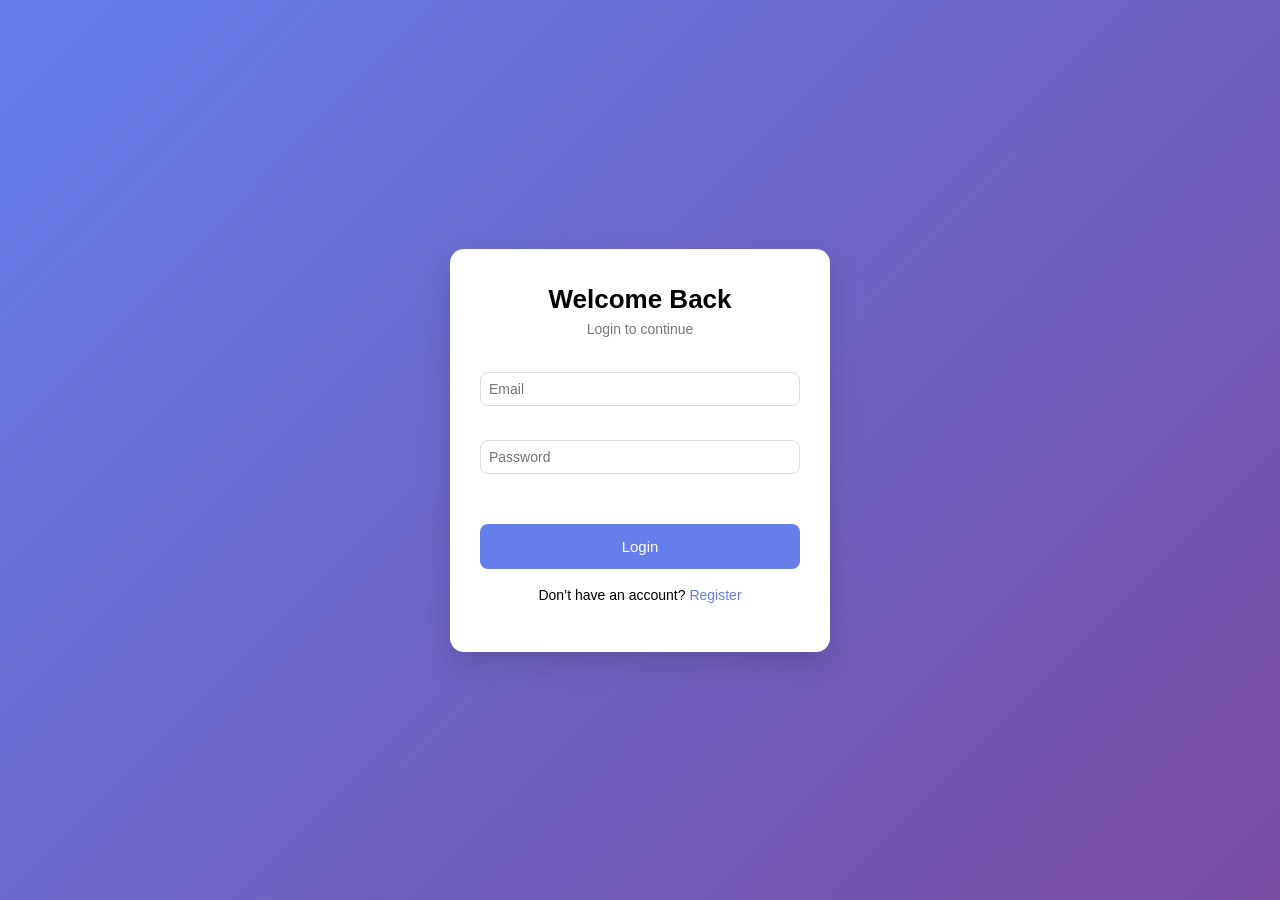
<file: index.html>
<!DOCTYPE html>
<html>

<head>
    <title>Login</title>
  <link rel="stylesheet" href="auth.css">
</head>

<body>

    <div class="auth-container">

        <div class="auth-card">
            <h2>Welcome Back</h2>
            <p class="subtitle">Login to continue</p>

            <input id="email" placeholder="Email">
            <p class="error" id="emailError"></p>
            <input id="password" type="password" placeholder="Password">
            <p class="error" id="passwordError"></p>

            <p id="error"></p>

            <button onclick="login()">Login</button>

            <p class="switch">
                Don’t have an account?
                <a href="register.html">Register</a>
            </p>
        </div>

    </div>
<script src="data.js"></script>
<script src="login.js"></script>

</body>

</html>
</file>
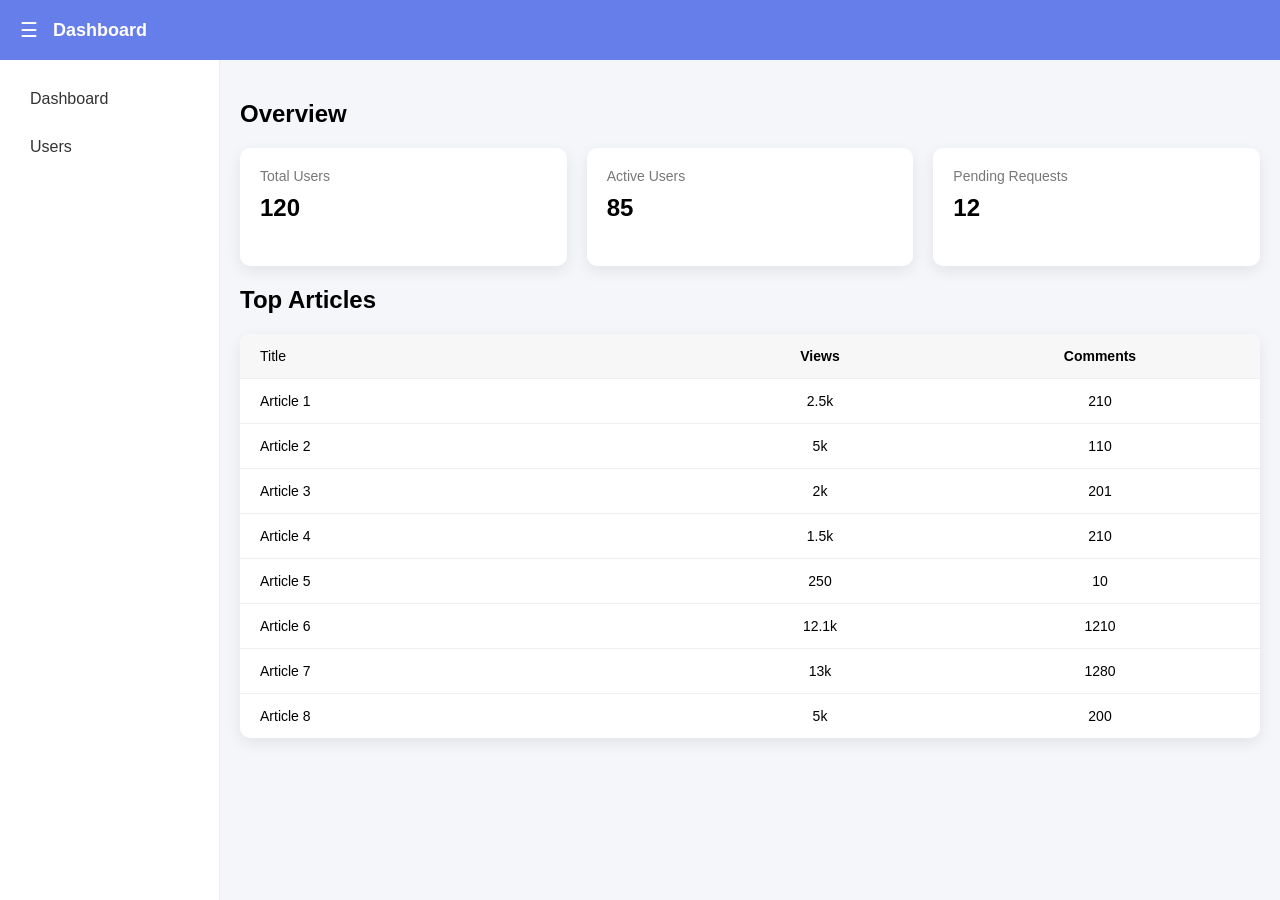
<file: dashboard.html>
<!DOCTYPE html>
<html>

<head>
    <title>Dashboard</title>
<link rel="stylesheet" href="dashboard.css">
</head>

<body>

    <!-- NAVBAR -->
    <div class="navbar">
        <div class="menu-btn" onclick="toggleSidebar()">☰</div>
        <div class="title">Dashboard</div>
    </div>

    <div class="layout">

        <!-- SIDEBAR -->
        <div class="sidebar" id="sidebar">
            <a href="dashboard.html">Dashboard</a>
            <a href="users.html">Users</a>
        </div>

        <!-- MAIN -->
        <div class="main">
            <div>
                <h2 class="heading">Overview</h2>

                <div class="cards">
                    <div class="card">
                        <p>Total Users</p>
                        <h3 id="users">5</h3>
                    </div>

                    <div class="card">
                        <p>Active Users</p>
                        <h3 id="active">4</h3>
                    </div>

                    <div class="card">
                        <p>Pending Requests</p>
                        <h3 id="pending">3</h3>
                    </div>
                </div>
            </div>

            <div style="margin-top: 5px">
                <h2 class="heading">Top Articles</h2>

                <div class="table">

                    <div class="row header">
                        <span>Title</span>
                        <span>Views</span>
                        <span>Comments</span>
                    </div>

                    <div id="articlesList"></div>

                </div>
            </div>



        </div>

    </div>

<script src="data.js"></script>
  <script src="dashboard.js"></script>

</body>

</html>
</file>
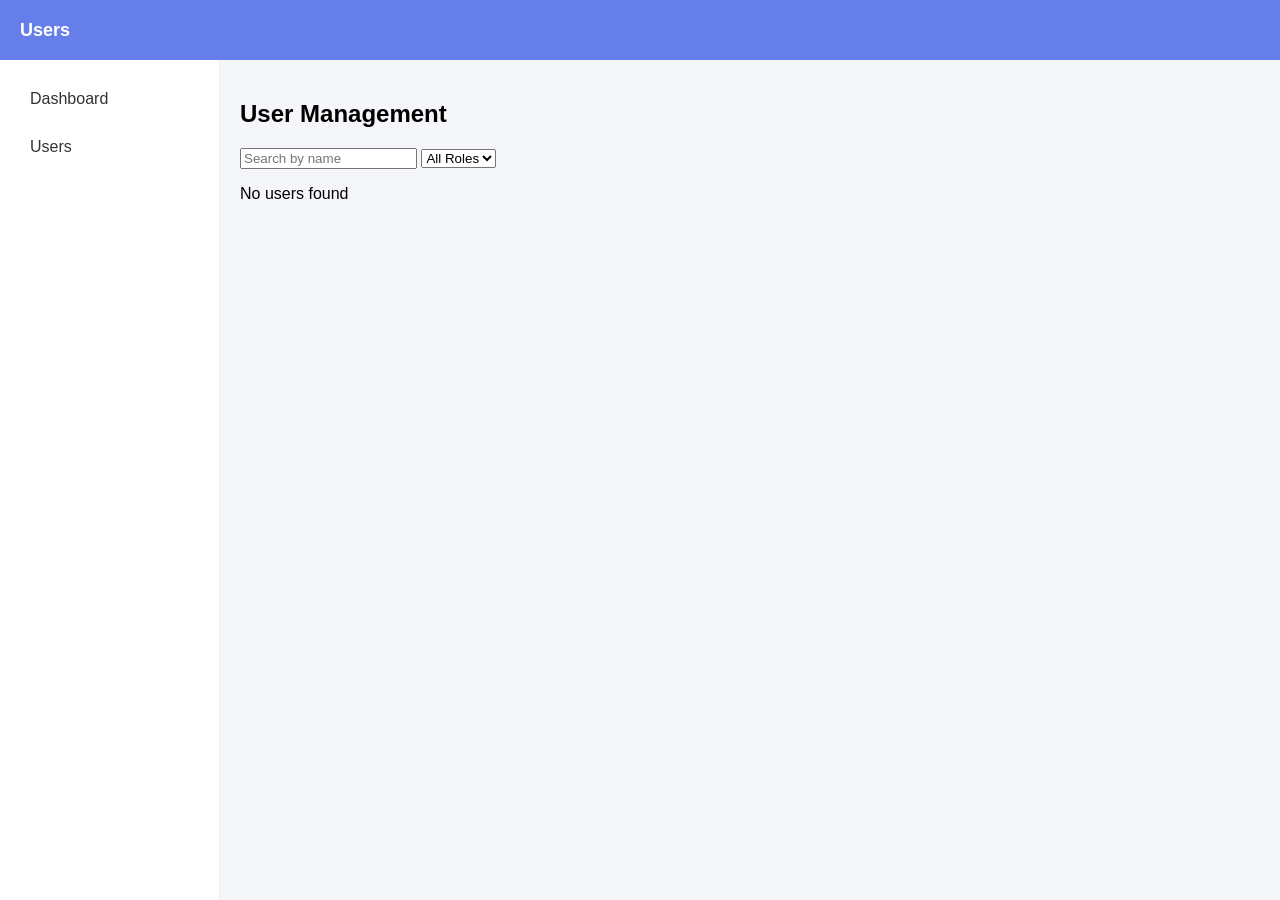
<file: users.html>
<!DOCTYPE html>
<html>
<head>
    <title>Users</title>
    <link rel="stylesheet" href="users.css">
</head>

<body>

<!-- NAVBAR -->
<div class="navbar">
    <div class="title">Users</div>
</div>

<div class="layout">

    <!-- SIDEBAR -->
    <div class="sidebar">
        <a href="dashboard.html">Dashboard</a>
        <a href="users.html">Users</a>
    </div>

    <!-- MAIN -->
    <div class="main">

        <h2>User Management</h2>

        <!-- CONTROLS -->
        <input id="search" placeholder="Search by name" oninput="render()">

        <select id="role" onchange="render()">
            <option value="">All Roles</option>
            <option value="Admin">Admin</option>
            <option value="User">User</option>
        </select>

        <!-- LIST -->
        <div id="list"></div>

    </div>

</div>

<script src="users.js"></script>

</body>
</html>
</file>
<file: auth.css>
/* RESET */
* {
    box-sizing: border-box;
}

body {
    margin: 0;
    font-family: Arial, sans-serif;
    background: linear-gradient(135deg, #667eea, #764ba2);
}

/* CENTER LAYOUT */
.auth-container {
    display: flex;
    justify-content: center;
    align-items: center;
    min-height: 100vh;
    padding: 20px;
}

/* CARD */
.auth-card {
    background: #ffffff;
    width: 100%;
    max-width: 380px;
    padding: 35px 30px;
    border-radius: 14px;
    box-shadow: 0 12px 30px rgba(0, 0, 0, 0.15);
    text-align: center;
}

/* TEXT */
h2 {
    margin: 0;
    font-size: 26px;
}

.subtitle {
    font-size: 14px;
    color: #777;
    margin-top: 6px;
    margin-bottom: 10px;
}

/* INPUTS */
input {
    width: 100%;
    padding: 8px;
    margin-top: 4px;
    border: 1px solid #ddd;
    border-radius: 8px;
    font-size: 14px;
    transition: 0.2s;
}

/* first input spacing */
.auth-card input:first-of-type {
    margin-top: 25px;
}

/* focus */
input:focus {
    outline: none;
    border: 1px solid #667eea;
    box-shadow: 0 0 0 2px rgba(102, 126, 234, 0.15);
}

/* BUTTON */
button {
    width: 100%;
    padding: 14px;
    margin-top: 20px;
    border: none;
    border-radius: 8px;
    background: #667eea;
    color: #fff;
    font-size: 15px;
    cursor: pointer;
    transition: 0.2s;
}

button:hover {
    background: #5a67d8;
}

/* ERROR */
#error {
    color: red;
    font-size: 12px;
    text-align: left;
    margin-top: 8px;
}

/* SWITCH TEXT */
.switch {
    margin-top: 18px;
    font-size: 14px;
}

.switch a {
    color: #667eea;
    text-decoration: none;
    font-weight: 500;
}

.error {
    color: red;
    font-size: 12px;
    text-align: left;
    height: 14px;
    /* prevents layout jump */
    margin-top: 4px;
}

/* MOBILE */
@media (max-width: 500px) {
    .auth-card {
        padding: 25px 20px;
        border-radius: 12px;
    }

    h2 {
        font-size: 22px;
    }
}
</file>
<file: dashboard.css>
* {
    box-sizing: border-box;
}

body {
    margin: 0;
    font-family: Arial, sans-serif;
    background: #f4f6f9;
}

/* NAVBAR */
.navbar {
    height: 60px;
    background: #667eea;
    color: white;
    display: flex;
    align-items: center;
    padding: 0 20px;
}

.menu-btn {
    font-size: 20px;
    cursor: pointer;
    margin-right: 15px;
}

.title {
    font-size: 18px;
    font-weight: bold;
}

/* LAYOUT */
.layout {
    display: flex;
}

/* SIDEBAR */
.sidebar {
    width: 220px;
    background: white;
    min-height: calc(100vh - 60px);
    padding: 20px;
    border-right: 1px solid #eee;
}

.sidebar a {
    display: block;
    padding: 10px;
    margin-bottom: 10px;
    color: #333;
    text-decoration: none;
    border-radius: 6px;
}

.sidebar a:hover {
    background: #f1f1f1;
}

/* MAIN */
.main {
    flex: 1;
    padding: 20px;
}

.heading {
    margin-bottom: 20px;
}

/* CARDS */
.cards {
    display: flex;
    gap: 20px;
}

.card {
    flex: 1;
    background: white;
    padding: 20px;
    border-radius: 10px;
    box-shadow: 0 5px 15px rgba(0, 0, 0, 0.08);
}

.card p {
    margin: 0;
    color: #777;
    font-size: 14px;
}

.card h3 {
    margin-top: 10px;
    font-size: 24px;
}

/* MOBILE */
@media (max-width: 768px) {

    .sidebar {
        position: fixed;
        left: -220px;
        top: 60px;
        height: 100%;
        transition: 0.3s;
        z-index: 10;
    }

    .sidebar.show {
        left: 0;
    }

    .cards {
        flex-direction: column;
    }
}



/* TABLE CONTAINER */
.table {
    margin-top: 20px;
    background: #fff;
    border-radius: 10px;
    overflow: hidden;
    box-shadow: 0 5px 15px rgba(0, 0, 0, 0.08);
}

/* ROW (GRID) */
.row {
    display: grid;
    grid-template-columns: 1.5fr 1fr 1fr;
    /* balanced (title slightly wider) */
    align-items: center;
    padding: 14px 20px;
    border-bottom: 1px solid #eee;
}

/* HEADER */
.header {
    background: #f7f7f7;
    font-weight: 600;
}

/* TEXT ALIGNMENT */
.row span {
    text-align: center;
    font-size: 14px;
}

/* Title slightly left (better UX) */
.row span:first-child {
    text-align: left;
    font-weight: 500;
}

/* REMOVE LAST BORDER */
.row:last-child {
    border-bottom: none;
}

/* HOVER EFFECT */
.row:not(.header):hover {
    background: #f9f9f9;
    transition: 0.2s;
}

/* MOBILE */
@media (max-width: 600px) {
    .row {
        grid-template-columns: 1fr;
        gap: 6px;
        text-align: left;
    }

    .row span {
        text-align: left;
    }
}
</file>
<file: users.css>
* {
    box-sizing: border-box;
}

body {
    margin: 0;
    font-family: Arial, sans-serif;
    background: #f4f6f9;
}

/* NAVBAR */
.navbar {
    height: 60px;
    background: #667eea;
    color: white;
    display: flex;
    align-items: center;
    padding: 0 20px;
}

.title {
    font-size: 18px;
    font-weight: bold;
}

/* LAYOUT */
.layout {
    display: flex;
}

/* SIDEBAR */
.sidebar {
    width: 220px;
    background: white;
    min-height: calc(100vh - 60px);
    padding: 20px;
    border-right: 1px solid #eee;
}

.sidebar a {
    display: block;
    padding: 10px;
    margin-bottom: 10px;
    color: #333;
    text-decoration: none;
    border-radius: 6px;
}

.sidebar a:hover {
    background: #f1f1f1;
}

/* MAIN */
.main {
    flex: 1;
    padding: 20px;
}

.heading {
    margin-bottom: 20px;
}

/* CONTROLS */
.controls {
    display: flex;
    gap: 10px;
    margin-bottom: 20px;
}

.controls input,
.controls select {
    padding: 10px;
    border: 1px solid #ddd;
    border-radius: 6px;
}

/* LIST */
.list {
    display: flex;
    flex-direction: column;
    gap: 10px;
}

/* USER ITEM */
.item {
    background: white;
    padding: 15px;
    border-radius: 8px;
    display: flex;
    justify-content: space-between;
    box-shadow: 0 3px 10px rgba(0, 0, 0, 0.08);
}

.role {
    font-size: 12px;
    padding: 4px 8px;
    border-radius: 5px;
    background: #eee;
}

/* MOBILE */
@media (max-width: 768px) {

    .layout {
        flex-direction: column;
    }

    .sidebar {
        width: 100%;
        display: flex;
        justify-content: space-around;
    }

    .controls {
        flex-direction: column;
    }

    .controls input,
    .controls select {
        width: 100%;
    }
}
</file>
